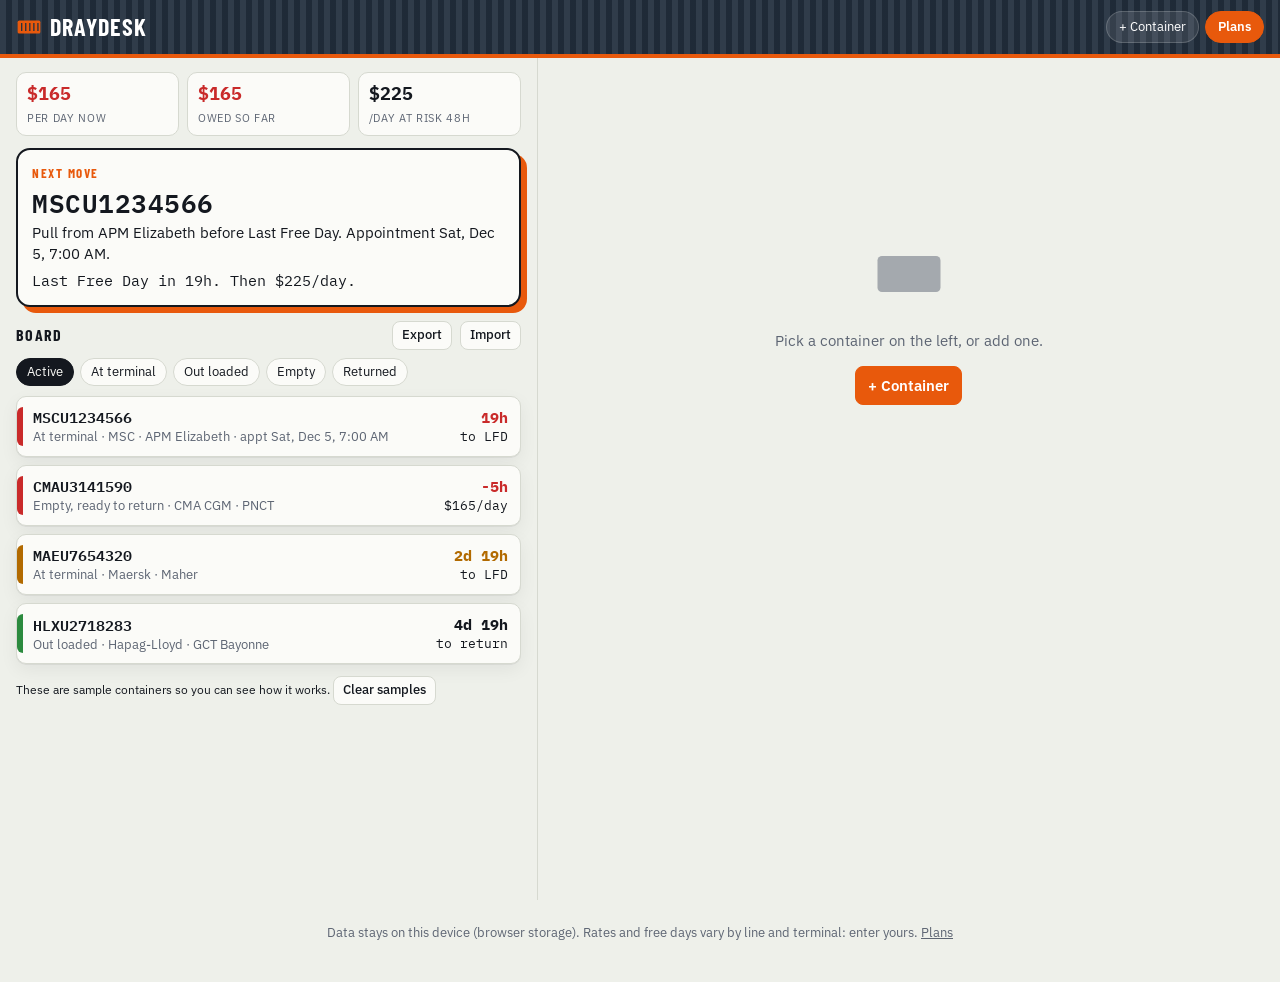
<file: web/index.html>
<!doctype html>
<html lang="en">
<head>
<meta charset="utf-8">
<meta name="viewport" content="width=device-width, initial-scale=1, viewport-fit=cover">
<title>DrayDesk Container Board</title>
<meta name="description" content="Last free day, per diem and demurrage clocks in dollars for every container you haul. Built for owner-operators and small dray fleets.">
<meta name="theme-color" content="#23303f">
<link rel="manifest" href="manifest.webmanifest">
<link rel="icon" href="icon.svg" type="image/svg+xml">
<link rel="apple-touch-icon" href="icon.svg">
<meta name="apple-mobile-web-app-capable" content="yes">
<meta name="apple-mobile-web-app-status-bar-style" content="black-translucent">
<link rel="preconnect" href="https://fonts.googleapis.com">
<link rel="preconnect" href="https://fonts.gstatic.com" crossorigin>
<link href="https://fonts.googleapis.com/css2?family=Barlow+Condensed:wght@600;700&family=IBM+Plex+Mono:wght@400;600&family=IBM+Plex+Sans:wght@400;500;600&display=swap" rel="stylesheet">
<link rel="stylesheet" href="styles.css">
</head>
<body>
<header class="bar">
  <a class="brand" href="./" aria-label="DrayDesk home">
    <svg viewBox="0 0 32 32" aria-hidden="true"><rect x="2" y="8" width="28" height="16" rx="2" fill="#e8590c"/><path d="M7 11v10M12 11v10M17 11v10M22 11v10M27 11v10" stroke="#23303f" stroke-width="1.6"/></svg>
    DrayDesk
  </a>
  <span class="spacer"></span>
  <nav>
    <button type="button" id="addTop">+ Container</button>
    <a class="cta" href="pricing.html">Plans</a>
  </nav>
</header>

<main class="app">
  <section class="list-pane" aria-label="Container board">
    <div class="totals" id="totals"></div>
    <div id="next"></div>
    <div class="list-head">
      <h2>Board</h2>
      <button class="btn small" type="button" id="exportBtn" title="Download CSV">Export</button>
      <label class="btn small" style="display:inline-block;text-transform:none;letter-spacing:0;color:inherit;font-size:13px" title="Import CSV">Import<input type="file" id="importFile" accept=".csv,text/csv" hidden></label>
    </div>
    <div class="filters" role="group" aria-label="Filter">
      <button class="chip" data-f="active" aria-pressed="true">Active</button>
      <button class="chip" data-f="terminal" aria-pressed="false">At terminal</button>
      <button class="chip" data-f="out" aria-pressed="false">Out loaded</button>
      <button class="chip" data-f="empty" aria-pressed="false">Empty</button>
      <button class="chip" data-f="returned" aria-pressed="false">Returned</button>
    </div>
    <ul class="rows" id="rows"></ul>
    <p id="sampleNote" class="hint" hidden style="margin-top:12px">These are sample containers so you can see how it works. <button class="btn small" id="clearSamples" type="button">Clear samples</button></p>
  </section>
  <section class="detail-pane" id="detailPane" aria-label="Container detail"></section>
</main>

<button class="btn primary fab" type="button" id="addFab">+ Container</button>
<dialog class="sheet" id="sheet"><button class="btn small sheet-close" type="button" id="sheetClose">Close</button><div id="sheetBody"></div></dialog>

<footer class="foot">Data stays on this device (browser storage). Rates and free days vary by line and terminal: enter yours. <a href="pricing.html">Plans</a></footer>

<script src="config.js"></script>
<script src="app.js"></script>
</body>
</html>
</file>
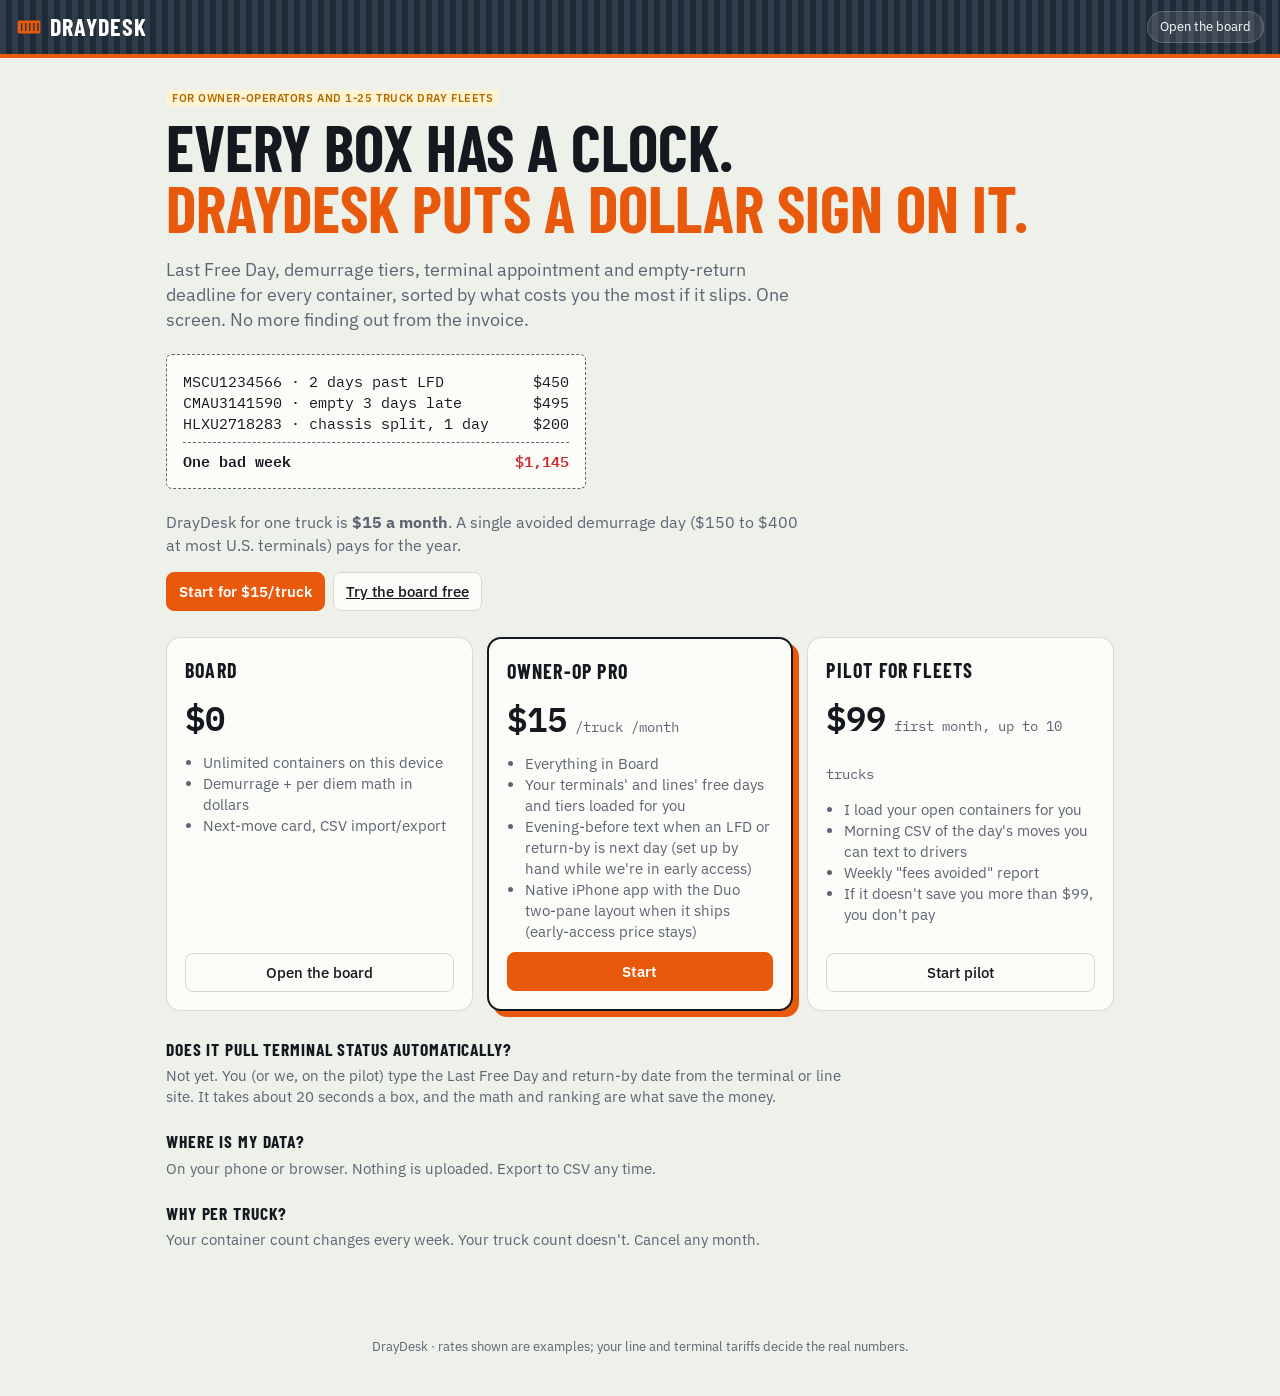
<file: web/pricing.html>
<!doctype html>
<html lang="en">
<head>
<meta charset="utf-8">
<meta name="viewport" content="width=device-width, initial-scale=1, viewport-fit=cover">
<title>DrayDesk Plans</title>
<meta name="description" content="Stop paying demurrage and per diem you could have seen coming. $15 per truck per month.">
<meta name="theme-color" content="#23303f">
<link rel="manifest" href="manifest.webmanifest">
<link rel="icon" href="icon.svg" type="image/svg+xml">
<link rel="preconnect" href="https://fonts.googleapis.com">
<link rel="preconnect" href="https://fonts.gstatic.com" crossorigin>
<link href="https://fonts.googleapis.com/css2?family=Barlow+Condensed:wght@600;700&family=IBM+Plex+Mono:wght@400;600&family=IBM+Plex+Sans:wght@400;500;600&display=swap" rel="stylesheet">
<link rel="stylesheet" href="styles.css">
</head>
<body>
<header class="bar">
  <a class="brand" href="./" aria-label="DrayDesk board">
    <svg viewBox="0 0 32 32" aria-hidden="true"><rect x="2" y="8" width="28" height="16" rx="2" fill="#e8590c"/><path d="M7 11v10M12 11v10M17 11v10M22 11v10M27 11v10" stroke="#23303f" stroke-width="1.6"/></svg>
    DrayDesk
  </a>
  <span class="spacer"></span>
  <nav><a href="./">Open the board</a></nav>
</header>

<main class="page">
  <section class="hero">
    <span class="pill warn">For owner-operators and 1-25 truck dray fleets</span>
    <h1>Every box has a clock.<br><em>DrayDesk puts a dollar sign on it.</em></h1>
    <p>Last Free Day, demurrage tiers, terminal appointment and empty-return deadline for every container, sorted by what costs you the most if it slips. One screen. No more finding out from the invoice.</p>
    <div class="receipt" aria-label="Example of a missed week">
      <div><span>MSCU1234566 · 2 days past LFD</span><span>$450</span></div>
      <div><span>CMAU3141590 · empty 3 days late</span><span>$495</span></div>
      <div><span>HLXU2718283 · chassis split, 1 day</span><span>$200</span></div>
      <div class="tot"><span>One bad week</span><span>$1,145</span></div>
    </div>
    <p style="font-size:16px">DrayDesk for one truck is <b>$15 a month</b>. A single avoided demurrage day ($150 to $400 at most U.S. terminals) pays for the year.</p>
    <div class="actions"><button class="btn primary" type="button" data-start="pro">Start for $15/truck</button><a class="btn" href="./">Try the board free</a></div>
  </section>

  <section class="plans" aria-label="Plans">
    <div class="plan">
      <h3>Board</h3>
      <div class="price">$0</div>
      <ul><li>Unlimited containers on this device</li><li>Demurrage + per diem math in dollars</li><li>Next-move card, CSV import/export</li></ul>
      <a class="btn" href="./">Open the board</a>
    </div>
    <div class="plan feature">
      <h3>Owner-Op Pro</h3>
      <div class="price">$<span data-price>15</span><small> /truck /month</small></div>
      <ul><li>Everything in Board</li><li>Your terminals' and lines' free days and tiers loaded for you</li><li>Evening-before text when an LFD or return-by is next day (set up by hand while we're in early access)</li><li>Native iPhone app with the Duo two-pane layout when it ships (early-access price stays)</li></ul>
      <button class="btn primary" type="button" data-start="pro">Start</button>
    </div>
    <div class="plan">
      <h3>Pilot for fleets</h3>
      <div class="price">$99<small> first month, up to 10 trucks</small></div>
      <ul><li>I load your open containers for you</li><li>Morning CSV of the day's moves you can text to drivers</li><li>Weekly "fees avoided" report</li><li>If it doesn't save you more than $99, you don't pay</li></ul>
      <button class="btn" type="button" data-start="pilot">Start pilot</button>
    </div>
  </section>

  <section class="req" id="request" hidden>
    <h2 style="font-family:var(--head);text-transform:uppercase">Request access</h2>
    <p class="notice" id="reqNote">Checkout is opening soon. Send this and you get set up by hand today, billed after your first week.</p>
    <form id="reqForm">
      <label>Your name<input name="name" required autocomplete="name"></label>
      <label>Company / MC #<input name="company" autocomplete="organization"></label>
      <label>Phone or email<input name="reach" required></label>
      <label>Trucks<input name="trucks" type="number" min="1" value="1" inputmode="numeric"></label>
      <label>Port / ramps you work<input name="port" placeholder="NY/NJ, Savannah, LA/LB, Houston..."></label>
      <input type="hidden" name="plan" value="pro">
      <div class="actions"><button class="btn primary" type="submit" id="reqSend">Send request</button></div>
      <p class="hint" id="reqHint"></p>
    </form>
  </section>

  <section class="faq">
    <h3>Does it pull terminal status automatically?</h3>
    <p>Not yet. You (or we, on the pilot) type the Last Free Day and return-by date from the terminal or line site. It takes about 20 seconds a box, and the math and ranking are what save the money.</p>
    <h3>Where is my data?</h3>
    <p>On your phone or browser. Nothing is uploaded. Export to CSV any time.</p>
    <h3>Why per truck?</h3>
    <p>Your container count changes every week. Your truck count doesn't. Cancel any month.</p>
  </section>
</main>
<footer class="foot">DrayDesk · rates shown are examples; your line and terminal tariffs decide the real numbers.</footer>
<script src="config.js"></script>
<script src="pricing.js"></script>
</body>
</html>
</file>
<file: web/styles.css>
:root {
  --bg: #eef0ea;
  --panel: #fbfbf8;
  --ink: #14181f;
  --muted: #5d6573;
  --line: #d6d9d0;
  --steel: #23303f;
  --orange: #e8590c;
  --orange-ink: #ffffff;
  --red: #c92a2a;
  --red-bg: #fde8e8;
  --amber: #b26a00;
  --amber-bg: #fff3d6;
  --green: #2b8a3e;
  --green-bg: #e3f5e6;
  --shadow: 0 1px 0 rgba(20, 24, 31, .06), 0 6px 18px rgba(20, 24, 31, .06);
  --radius: 10px;
  --mono: "IBM Plex Mono", ui-monospace, Menlo, monospace;
  --sans: "IBM Plex Sans", system-ui, -apple-system, sans-serif;
  --head: "Barlow Condensed", "IBM Plex Sans", sans-serif;
  color-scheme: light;
}
@media (prefers-color-scheme: dark) {
  :root:not([data-theme="light"]) {
    --bg: #0e1218; --panel: #161c25; --ink: #e9ecef; --muted: #98a1ae; --line: #283140;
    --steel: #0a0e13; --red: #ff6b6b; --red-bg: #3a1618; --amber: #ffc04d; --amber-bg: #3a2c10;
    --green: #69db7c; --green-bg: #11301a; --shadow: 0 1px 0 rgba(0,0,0,.4); color-scheme: dark;
  }
}
:root[data-theme="dark"] {
  --bg: #0e1218; --panel: #161c25; --ink: #e9ecef; --muted: #98a1ae; --line: #283140;
  --steel: #0a0e13; --red: #ff6b6b; --red-bg: #3a1618; --amber: #ffc04d; --amber-bg: #3a2c10;
  --green: #69db7c; --green-bg: #11301a; --shadow: 0 1px 0 rgba(0,0,0,.4); color-scheme: dark;
}

* { box-sizing: border-box; }
html, body { margin: 0; }
body {
  background: var(--bg); color: var(--ink); font-family: var(--sans); font-size: 15px; line-height: 1.4;
  -webkit-font-smoothing: antialiased; min-height: 100dvh;
}
a { color: inherit; }
button, input, select, textarea { font: inherit; color: inherit; }

/* ---------- top bar: corrugated container wall ---------- */
.bar {
  position: sticky; top: 0; z-index: 5; color: #fff;
  background:
    repeating-linear-gradient(90deg, rgba(255,255,255,.06) 0 6px, rgba(0,0,0,.12) 6px 12px),
    var(--steel);
  border-bottom: 4px solid var(--orange);
  padding: max(10px, env(safe-area-inset-top)) max(16px, env(safe-area-inset-right)) 10px max(16px, env(safe-area-inset-left));
  display: flex; align-items: center; gap: 12px;
}
.brand { font-family: var(--head); font-weight: 700; font-size: 24px; letter-spacing: .04em; text-transform: uppercase; text-decoration: none; display: flex; align-items: center; gap: 8px; }
.brand svg { width: 26px; height: 26px; }
.bar .spacer { flex: 1; }
.bar nav { display: flex; gap: 6px; }
.bar nav a, .bar nav button {
  background: rgba(255,255,255,.1); border: 1px solid rgba(255,255,255,.18); color: #fff; border-radius: 999px;
  padding: 6px 12px; font-size: 13px; text-decoration: none; cursor: pointer; white-space: nowrap;
}
.bar nav .cta { background: var(--orange); border-color: var(--orange); font-weight: 600; }

/* ---------- layout ---------- */
.app { display: grid; grid-template-columns: minmax(0, 1fr); gap: 0; }
.list-pane, .detail-pane { min-width: 0; }
@media (max-width: 699px) { #addTop { display: none; } }
.list-pane { padding: 14px 16px 120px; }
.detail-pane { display: none; }
@media (min-width: 700px) {
  .app { grid-template-columns: minmax(320px, 42%) minmax(0, 1fr); height: calc(100dvh - 58px); }
  .list-pane { overflow-y: auto; border-right: 1px solid var(--line); padding-bottom: 32px; }
  .detail-pane { display: block; overflow-y: auto; padding: 18px 22px 40px; }
  .sheet-only { display: none !important; }
}

/* ---------- totals strip ---------- */
.totals { display: grid; grid-template-columns: repeat(3, 1fr); gap: 8px; margin-bottom: 12px; }
.total { background: var(--panel); border: 1px solid var(--line); border-radius: var(--radius); padding: 8px 10px; }
.total b { display: block; font-family: var(--mono); font-size: 18px; }
.total span { font-size: 11px; text-transform: uppercase; letter-spacing: .06em; color: var(--muted); }
.total.hot b { color: var(--red); }

/* ---------- next move card ---------- */
.next {
  background: var(--panel); border: 2px solid var(--ink); border-radius: 14px; padding: 14px; margin-bottom: 14px;
  box-shadow: 6px 6px 0 var(--orange); cursor: pointer;
}
.next .eyebrow { font-family: var(--head); text-transform: uppercase; letter-spacing: .12em; font-size: 13px; color: var(--orange); font-weight: 700; }
.next .cn { font-family: var(--mono); font-size: 26px; font-weight: 600; letter-spacing: .02em; margin: 2px 0; }
.next .why { font-size: 15px; }
.next .money { font-family: var(--mono); font-size: 15px; margin-top: 6px; }
.next.empty { box-shadow: none; border-style: dashed; cursor: default; }

/* ---------- list ---------- */
.list-head { display: flex; align-items: center; gap: 8px; margin: 6px 0 8px; }
.list-head h2 { font-family: var(--head); text-transform: uppercase; letter-spacing: .08em; font-size: 16px; margin: 0; flex: 1; }
.filters { display: flex; gap: 6px; overflow-x: auto; padding-bottom: 6px; margin-bottom: 4px; }
.chip { border: 1px solid var(--line); background: var(--panel); border-radius: 999px; padding: 4px 10px; font-size: 13px; cursor: pointer; white-space: nowrap; }
.chip[aria-pressed="true"] { background: var(--ink); color: var(--panel); border-color: var(--ink); }
.rows { list-style: none; margin: 0; padding: 0; display: grid; gap: 8px; }
.row {
  display: grid; grid-template-columns: 6px 1fr auto; gap: 10px; align-items: center;
  background: var(--panel); border: 1px solid var(--line); border-radius: var(--radius); padding: 10px 12px 10px 0;
  cursor: pointer; box-shadow: var(--shadow);
}
.row[aria-selected="true"] { outline: 2px solid var(--orange); outline-offset: -1px; }
.row .stripe { align-self: stretch; border-radius: var(--radius) 0 0 var(--radius); background: var(--green); }
.row.warn .stripe { background: var(--amber); }
.row.hot .stripe { background: var(--red); }
.row.done .stripe { background: var(--line); }
.row .cn { font-family: var(--mono); font-weight: 600; font-size: 15px; }
.row .sub { font-size: 12.5px; color: var(--muted); }
.row .clock { text-align: right; font-family: var(--mono); font-size: 13px; }
.row .clock b { display: block; font-size: 15px; }
.row.hot .clock b { color: var(--red); }
.row.warn .clock b { color: var(--amber); }

.pill { display: inline-block; font-size: 11px; font-weight: 600; text-transform: uppercase; letter-spacing: .05em; border-radius: 4px; padding: 1px 6px; background: var(--line); color: var(--ink); }
.pill.hot { background: var(--red-bg); color: var(--red); }
.pill.warn { background: var(--amber-bg); color: var(--amber); }
.pill.ok { background: var(--green-bg); color: var(--green); }

/* ---------- buttons ---------- */
.btn { border: 1px solid var(--line); background: var(--panel); border-radius: 8px; padding: 8px 12px; cursor: pointer; font-weight: 500; }
.btn.primary { background: var(--orange); color: var(--orange-ink); border-color: var(--orange); font-weight: 600; }
.btn.danger { color: var(--red); }
.btn.small { padding: 4px 9px; font-size: 13px; }
.fab {
  position: fixed; right: max(16px, env(safe-area-inset-right)); bottom: max(16px, env(safe-area-inset-bottom)); z-index: 6;
  border-radius: 999px; padding: 14px 20px; font-size: 16px; box-shadow: 0 8px 24px rgba(232, 89, 12, .35);
}
@media (min-width: 700px) { .fab { display: none; } }

/* ---------- detail ---------- */
.detail h1 { font-family: var(--mono); font-size: 30px; margin: 0; letter-spacing: .02em; }
.detail .meta { color: var(--muted); margin: 2px 0 14px; }
.clocks { display: grid; grid-template-columns: repeat(auto-fit, minmax(170px, 1fr)); gap: 10px; margin-bottom: 16px; }
.clockcard { background: var(--panel); border: 1px solid var(--line); border-radius: var(--radius); padding: 12px; }
.clockcard .k { font-size: 11px; text-transform: uppercase; letter-spacing: .08em; color: var(--muted); }
.clockcard .v { font-family: var(--mono); font-size: 20px; font-weight: 600; margin: 2px 0; }
.clockcard .d { font-size: 13px; color: var(--muted); }
.clockcard.hot { border-color: var(--red); background: var(--red-bg); }
.clockcard.hot .v { color: var(--red); }
.clockcard.warn { border-color: var(--amber); background: var(--amber-bg); }
.clockcard.warn .v { color: var(--amber); }
.clockcard.off { opacity: .55; }
.steps { display: flex; gap: 6px; flex-wrap: wrap; margin: 6px 0 16px; }

form.edit { display: grid; align-items: start; grid-template-columns: repeat(auto-fit, minmax(190px, 1fr)); gap: 10px 12px; }
form.edit .full { grid-column: 1 / -1; }
label { display: grid; gap: 4px; font-size: 12px; text-transform: uppercase; letter-spacing: .06em; color: var(--muted); }
input, select, textarea {
  border: 1px solid var(--line); background: var(--panel); border-radius: 8px; padding: 9px 10px; font-size: 15px;
  text-transform: none; letter-spacing: 0; width: 100%; min-width: 0;
}
input:focus, select:focus, textarea:focus { outline: 2px solid var(--orange); outline-offset: -1px; }
input.mono { font-family: var(--mono); text-transform: uppercase; }
.hint { font-size: 12px; text-transform: none; letter-spacing: 0; }
.hint.bad { color: var(--red); }
.hint.good { color: var(--green); }
.actions { display: flex; gap: 8px; flex-wrap: wrap; margin-top: 14px; }
.placeholder { color: var(--muted); text-align: center; margin-top: 18vh; }
.placeholder svg { width: 72px; height: 72px; opacity: .5; }

/* ---------- sheet (phone / folded) ---------- */
dialog.sheet {
  border: 0; padding: 16px 16px max(20px, env(safe-area-inset-bottom)); width: 100%; max-width: 100%; margin: auto 0 0;
  max-height: 92dvh; border-radius: 18px 18px 0 0; background: var(--bg); color: var(--ink);
}
dialog.sheet::backdrop { background: rgba(10, 14, 19, .5); }
.sheet-close { float: right; }

/* ---------- pricing page ---------- */
.page { max-width: 980px; margin: 0 auto; padding: 28px 16px 64px; }
.hero h1 { font-family: var(--head); font-size: clamp(36px, 7vw, 64px); line-height: .95; text-transform: uppercase; margin: 10px 0 12px; }
.hero h1 em { font-style: normal; color: var(--orange); }
.hero p { font-size: 18px; max-width: 640px; color: var(--muted); }
.receipt {
  font-family: var(--mono); background: var(--panel); border: 1px dashed var(--muted); border-radius: 6px; padding: 16px; max-width: 420px; margin: 22px 0;
}
.receipt div { display: flex; justify-content: space-between; gap: 12px; }
.receipt .tot { border-top: 1px dashed var(--muted); margin-top: 8px; padding-top: 8px; font-weight: 600; }
.receipt .tot span:last-child { color: var(--red); }
.plans { display: grid; grid-template-columns: repeat(auto-fit, minmax(240px, 1fr)); gap: 14px; margin: 26px 0; }
.plan { background: var(--panel); border: 1px solid var(--line); border-radius: 14px; padding: 18px; display: flex; flex-direction: column; gap: 10px; }
.plan.feature { border: 2px solid var(--ink); box-shadow: 6px 6px 0 var(--orange); }
.plan h3 { font-family: var(--head); text-transform: uppercase; letter-spacing: .06em; margin: 0; font-size: 20px; }
.plan .price { font-family: var(--mono); font-size: 34px; font-weight: 600; }
.plan .price small { font-size: 14px; color: var(--muted); font-weight: 400; }
.plan ul { margin: 0; padding-left: 18px; color: var(--muted); }
.plan .btn { margin-top: auto; text-align: center; text-decoration: none; }
.faq h3 { font-family: var(--head); text-transform: uppercase; letter-spacing: .05em; margin: 22px 0 4px; }
.faq p { margin: 0; color: var(--muted); max-width: 700px; }
.req { max-width: 520px; }
.req form { display: grid; gap: 10px; }
.notice { background: var(--amber-bg); color: var(--ink); border-left: 4px solid var(--amber); padding: 10px 12px; border-radius: 6px; font-size: 14px; }
footer.foot { color: var(--muted); font-size: 13px; padding: 24px 16px 40px; text-align: center; }
</file>
